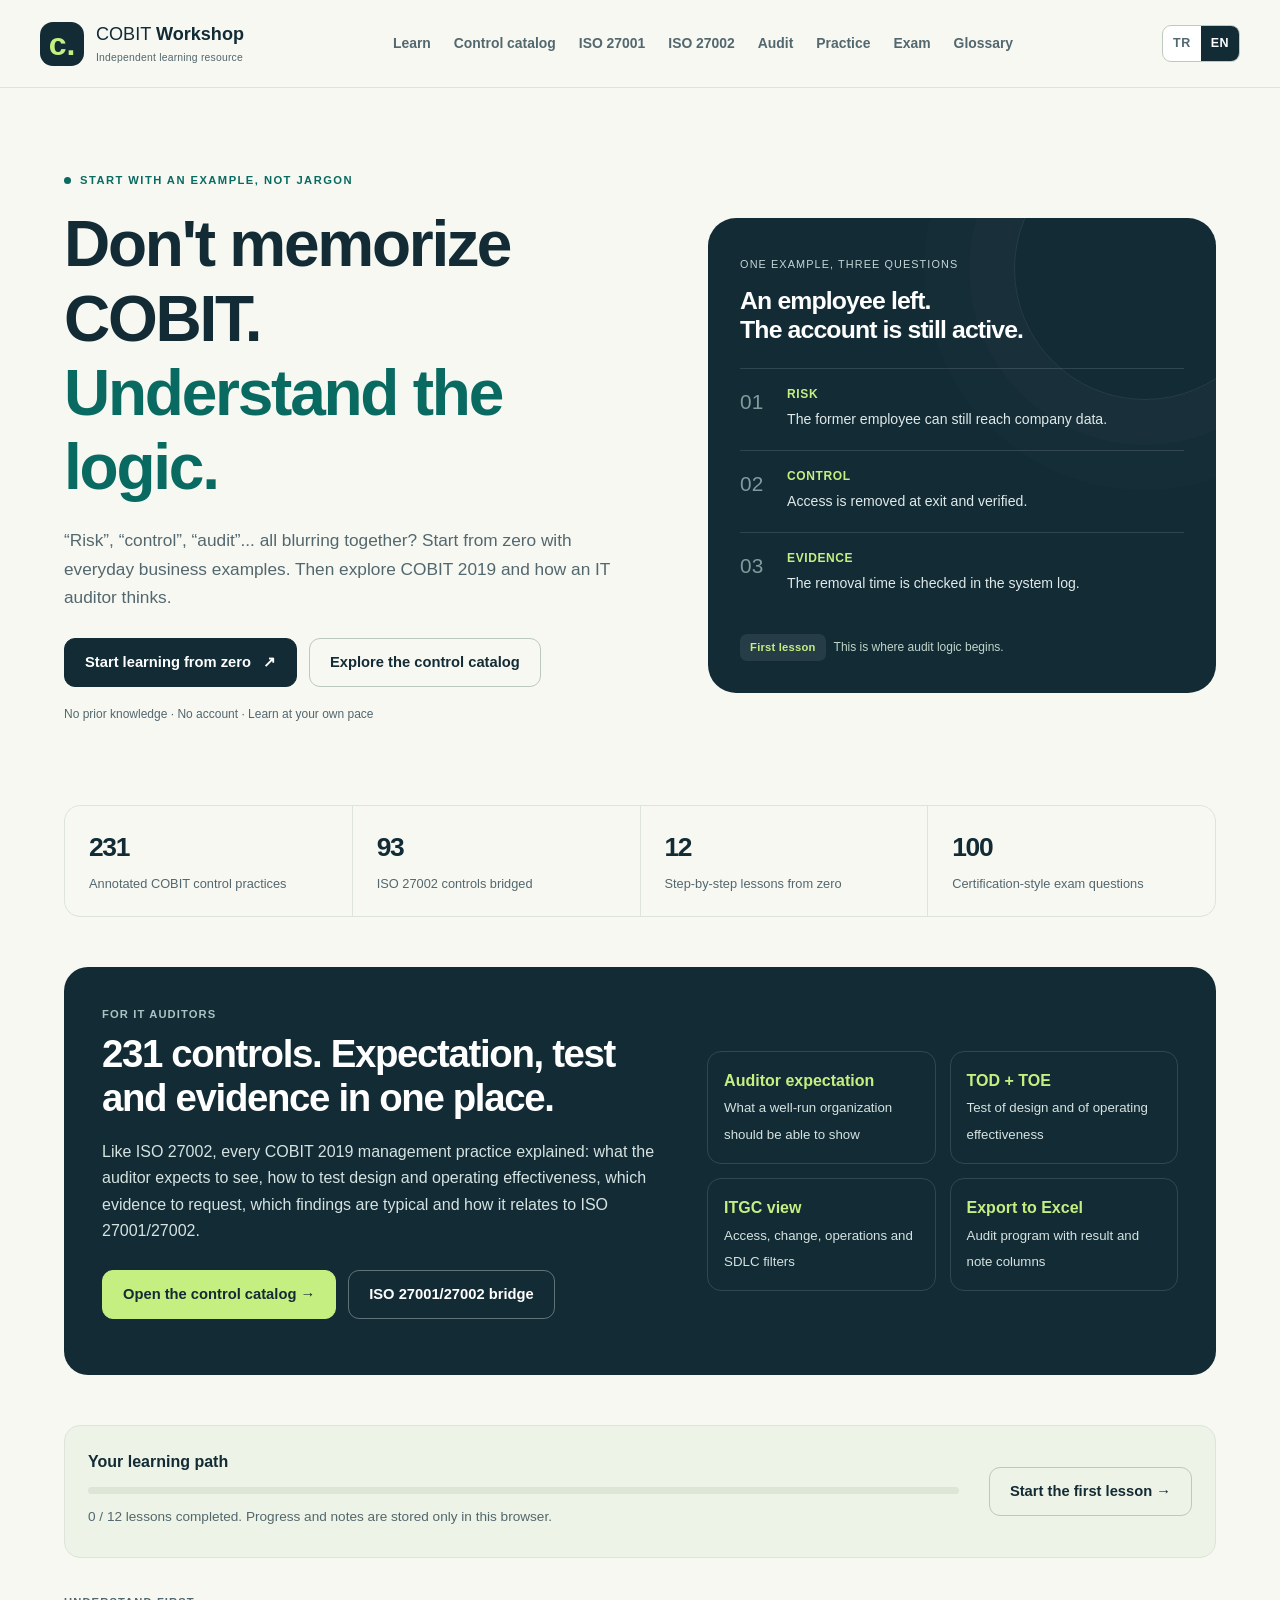
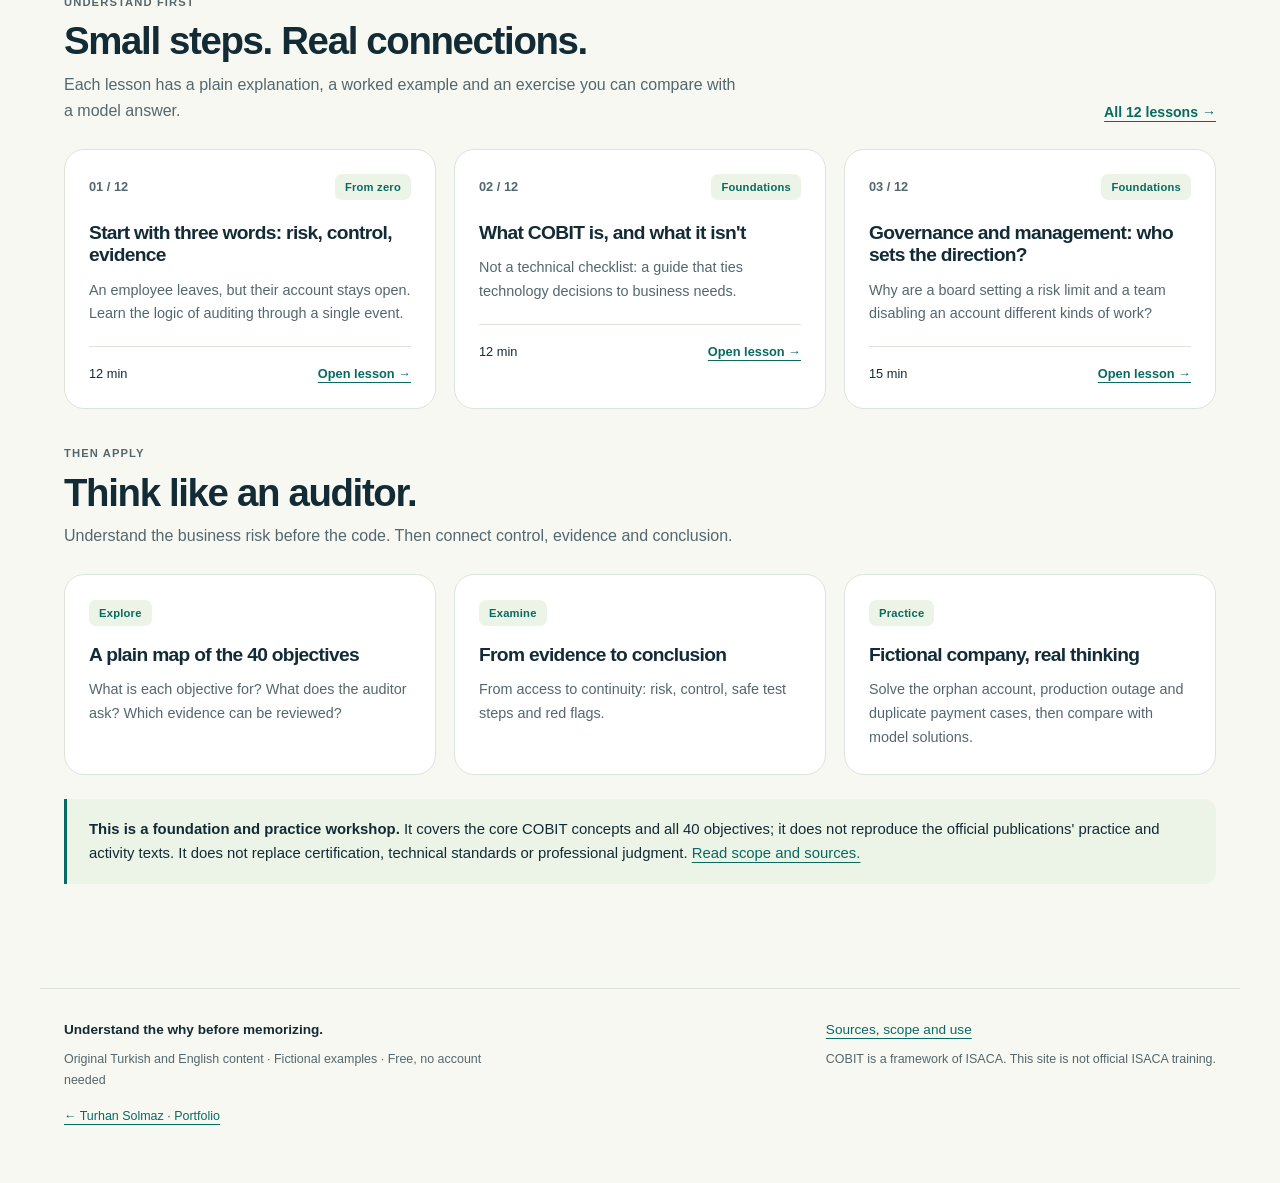
<file: cobit/index.html>
<!doctype html>
<html lang="tr">
<head>
  <meta charset="utf-8">
  <meta name="viewport" content="width=device-width, initial-scale=1">
  <meta http-equiv="Content-Security-Policy" content="default-src 'self'; script-src 'self'; style-src 'self' 'unsafe-inline'; img-src 'self' data:; font-src 'self'; connect-src 'self'; object-src 'none'; base-uri 'self'; form-action 'none'; upgrade-insecure-requests">
  <meta name="referrer" content="strict-origin-when-cross-origin">
  <meta name="description" content="COBIT 2019 kontrol kataloğu ve IT denetimi: 231 yönetim uygulaması için denetçi beklentisi, tasarım/işleyiş testi, kanıt, tipik bulgu ve ISO 27001/27002 eşleştirmesi. / COBIT 2019 control catalog and IT audit guide in Turkish and English.">
  <meta name="theme-color" content="#122b35">
  <title>COBIT Atölyesi / COBIT Workshop — COBIT 2019 kontrol kataloğu</title>
  <meta name="author" content="Turhan Solmaz">
  <meta name="robots" content="index, follow, max-image-preview:large">
  <link rel="canonical" href="https://turhansolmaz.github.io/cobit/">
  <link rel="alternate" hreflang="tr" href="https://turhansolmaz.github.io/cobit/?lang=tr">
  <link rel="alternate" hreflang="en" href="https://turhansolmaz.github.io/cobit/?lang=en">
  <link rel="alternate" hreflang="x-default" href="https://turhansolmaz.github.io/cobit/">
  <meta property="og:type" content="website">
  <meta property="og:site_name" content="Turhan Solmaz">
  <meta property="og:url" content="https://turhansolmaz.github.io/cobit/">
  <meta property="og:title" content="COBIT Workshop — COBIT 2019 control catalog and IT audit guide">
  <meta property="og:description" content="231 COBIT 2019 practices with auditor expectation, test of design and operating effectiveness, evidence, typical findings and ISO 27001/27002 mapping. Turkish and English.">
  <meta property="og:image" content="https://turhansolmaz.github.io/og-image.png">
  <meta name="twitter:card" content="summary_large_image">
  <script type="application/ld+json">
  {
    "@context": "https://schema.org",
    "@type": "WebSite",
    "name": "COBIT Workshop — COBIT 2019 control catalog and IT audit guide",
    "alternateName": "COBIT Atölyesi",
    "url": "https://turhansolmaz.github.io/cobit/",
    "inLanguage": ["tr", "en"],
    "description": "Independent bilingual learning resource: 231 COBIT 2019 management practices explained for IT auditors, ISO/IEC 27001 and 27002 mapping, ITGC view and a 100-question exam simulator.",
    "author": { "@type": "Person", "name": "Turhan Solmaz", "url": "https://turhansolmaz.github.io/" }
  }
  </script>
  <link rel="icon" href="favicon.svg" type="image/svg+xml">
  <link rel="stylesheet" href="style.css">
  <script src="content.js" defer></script>
  <script src="content.en.js" defer></script>
  <script src="audit-data.js" defer></script>
  <script src="audit-data.en.js" defer></script>
  <script src="iso-reference.js" defer></script>
  <script src="controls-edm-mea.js" defer></script>
  <script src="controls-apo-a.js" defer></script>
  <script src="controls-apo-b.js" defer></script>
  <script src="controls-bai-a.js" defer></script>
  <script src="controls-bai-b.js" defer></script>
  <script src="controls-dss.js" defer></script>
  <script src="controls-edm-mea.en.js" defer></script>
  <script src="controls-apo-a.en.js" defer></script>
  <script src="controls-apo-b.en.js" defer></script>
  <script src="controls-bai-a.en.js" defer></script>
  <script src="controls-bai-b.en.js" defer></script>
  <script src="controls-dss.en.js" defer></script>
  <script src="exam-1.js" defer></script>
  <script src="exam-2.js" defer></script>
  <script src="exam-3.js" defer></script>
  <script src="exam-4.js" defer></script>
  <script src="exam-5.js" defer></script>
  <script src="app.js" defer></script>
</head>
<body>
  <a class="skip" href="#main">İçeriğe geç</a>
  <header class="site-header">
    <a class="brand" href="#baslangic" aria-label="COBIT Atölyesi ana sayfa"><span class="brand-mark" aria-hidden="true">c.</span><span><span data-brand-name>COBIT <strong>Atölyesi</strong></span><small>Türkçe · Bağımsız öğrenme kaynağı</small></span></a>
    <nav id="navigation" aria-label="Ana menü">
      <a href="#dersler">Öğren</a><a href="#kontroller">Kontrol kataloğu</a><a href="#iso27001">ISO 27001</a><a href="#iso27002">ISO 27002</a><a href="#denetim">Denetle</a><a href="#vakalar">Uygula</a><a href="#test">Sınav</a><a href="#sozluk">Sözlük</a>
    </nav>
    <div class="header-tools">
      <div class="lang-switch" role="group" aria-label="Dil seçimi / Language">
        <button type="button" data-lang="tr" lang="tr" aria-pressed="true" title="Türkçe">TR</button>
        <button type="button" data-lang="en" lang="en" aria-pressed="false" title="English">EN</button>
      </div>
      <button class="menu-button" id="menu-button" type="button" aria-controls="navigation" aria-expanded="false">Menü</button>
    </div>
  </header>
  <div id="storage-message" class="storage-message" role="status" hidden></div>
  <main id="main" tabindex="-1"></main>
  <footer class="site-footer" id="site-footer">
    <div><strong>Ezberden önce nedenini anla.</strong><p>Özgün Türkçe ve İngilizce anlatım · Kurgusal örnekler · Ücretsiz, hesapsız erişim</p></div>
    <div><a href="#kaynaklar">Kaynaklar, kapsam ve kullanım</a><p>COBIT, ISACA'nın çerçevesidir. Bu site resmî ISACA eğitimi değildir.</p></div>
  </footer>
  <noscript><div class="noscript"><h1>Bu öğrenme sitesi JavaScript kullanır. / This learning site requires JavaScript.</h1><p>Dersleri ve alıştırmaları görmek için JavaScript'i etkinleştir. / Enable JavaScript to see the lessons, catalog and exercises. No account or server connection is needed.</p></div></noscript>
</body>
</html>
</file>
<file: cobit/style.css>
@charset "UTF-8";
:root{--ink:#122b35;--muted:#53676e;--paper:#f7f8f2;--white:#fff;--line:#dce4dc;--green:#c6ef81;--teal:#086a60;--soft:#ecf3e7;--purple:#6b4987;--amber:#996014;--radius:20px}
*{box-sizing:border-box}html{scroll-behavior:smooth;scroll-padding-top:100px}body{margin:0;color:var(--ink);background:var(--paper);font:16px/1.65 "Segoe UI",Arial,sans-serif}a{color:var(--teal);text-underline-offset:4px}button,input,textarea,select{font:inherit}button,a,input,textarea,select,summary{-webkit-tap-highlight-color:transparent}button{cursor:pointer}button:disabled{cursor:default;opacity:.65}:focus-visible{outline:3px solid var(--purple);outline-offset:4px}h1,h2,h3{line-height:1.16;letter-spacing:-.035em}h1{font-size:clamp(2.4rem,5vw,4.6rem);font-weight:750;margin:18px 0 22px}h2{font-size:clamp(1.7rem,3vw,2.4rem);margin:0 0 18px}h3{font-size:1.2rem;margin:0 0 12px}p{margin:0 0 16px}small,.small{font-size:.84rem}ul,ol{padding-left:23px}li{margin:8px 0}button{border:0}.skip{position:fixed;top:-100px;left:15px;z-index:20;background:var(--ink);color:white;padding:12px}.skip:focus{top:12px}.site-header{position:sticky;top:0;z-index:10;min-height:88px;padding:17px max(24px,calc((100vw - 1200px)/2));display:flex;align-items:center;justify-content:space-between;gap:25px;border-bottom:1px solid var(--line);background:#f7f8f2f5;backdrop-filter:blur(16px)}.brand{display:flex;gap:12px;align-items:center;color:var(--ink);text-decoration:none;font-size:1.13rem;line-height:1.25;white-space:nowrap}.brand strong{font-weight:750}.brand small{display:block;color:var(--muted);font-size:.65rem;letter-spacing:.02em;margin-top:5px}.brand-mark{background:var(--ink);color:var(--green);height:44px;width:44px;display:grid;place-items:center;border-radius:13px;font-size:2rem;font-weight:800;line-height:1}nav{display:flex;gap:23px;align-items:center}nav a{font-size:.87rem;font-weight:650;text-decoration:none;color:var(--muted);white-space:nowrap}nav a:hover,nav a[aria-current]{color:var(--teal)}.menu-button{display:none;background:var(--ink);color:white;border-radius:9px;padding:8px 12px}main{max-width:1200px;margin:auto;min-height:65vh;padding:48px 24px 80px}main:focus{outline:none}.eyebrow{display:flex;align-items:center;gap:9px;color:var(--teal);font-size:.73rem;font-weight:750;text-transform:uppercase;letter-spacing:.13em}.dot{width:7px;height:7px;background:var(--teal);border-radius:50%}.hero{display:grid;grid-template-columns:1.15fr 1fr;gap:60px;align-items:center;padding:35px 0 65px}.hero h1 span{color:var(--teal)}.hero p{color:var(--muted);max-width:580px;font-size:1.08rem}.hero .eyebrow{font-size:.7rem}.actions{display:flex;flex-wrap:wrap;gap:12px;margin:26px 0 18px}.button{display:inline-flex;align-items:center;justify-content:center;gap:12px;background:var(--ink);color:white;border:1px solid var(--ink);padding:13px 20px;border-radius:11px;text-decoration:none;font-weight:650;font-size:.92rem;line-height:1.4}.button:hover{background:#234651;color:white}.button.secondary{color:var(--ink);background:transparent;border-color:#bbc9be}.button.secondary:hover{background:var(--soft)}.button.success{background:var(--soft);color:var(--teal);border-color:#b8d5ba}.tiny{font-size:.75rem!important;color:var(--muted)}.hero-visual{position:relative;background:var(--ink);border-radius:28px;padding:32px;color:#fff;overflow:hidden}.hero-visual::before{content:"";position:absolute;right:-60px;top:-80px;width:260px;height:260px;border:1px solid #ffffff15;border-radius:50%;box-shadow:0 0 0 45px #ffffff04,0 0 0 90px #ffffff03;pointer-events:none}.visual-label{font-size:.68rem;color:#c5d5d5;letter-spacing:.1em;text-transform:uppercase}.hero-visual h2{font-size:1.55rem;position:relative;margin:10px 0 24px;max-width:300px}.flow-item{position:relative;display:grid;grid-template-columns:35px 1fr;gap:12px;margin:0;padding:16px 0;border-top:1px solid #ffffff20}.flow-item strong{display:block;color:var(--green);font-size:.75rem;letter-spacing:.05em}.flow-item p{font-size:.88rem;margin:3px 0;color:#e0e9e9}.flow-number{color:#819a9e;font-size:1.3rem}.flow-bottom{margin-top:20px;font-size:.75rem;color:#c1d5ca;display:flex;align-items:center;gap:8px}.pill{display:inline-block;font-size:.7rem;font-weight:650;padding:4px 10px;border-radius:7px;background:var(--soft);color:var(--teal);letter-spacing:.02em}.pill.dark{background:#ffffff15;color:var(--green)}.section-head{display:flex;align-items:end;justify-content:space-between;gap:20px;margin:35px 0 24px}.section-head p{margin:8px 0 0;color:var(--muted);max-width:680px}.section-head h2{margin-bottom:5px}.text-link{font-size:.88rem;font-weight:650;white-space:nowrap}.stats{display:grid;grid-template-columns:repeat(4,1fr);gap:1px;background:var(--line);border:1px solid var(--line);border-radius:16px;overflow:hidden;margin-bottom:50px}.stat{padding:20px 24px;background:var(--paper)}.stat strong{font-size:1.65rem;display:block;letter-spacing:-.05em}.stat span{font-size:.8rem;color:var(--muted)}.grid{display:grid;grid-template-columns:repeat(3,minmax(0,1fr));gap:18px}.card{background:white;border:1px solid var(--line);border-radius:var(--radius);padding:24px;min-width:0}.card p{color:var(--muted);font-size:.9rem}.card p:last-child{margin-bottom:0}.card h3 a{color:var(--ink);text-decoration:none}.card h3 a:hover{color:var(--teal);text-decoration:underline}.card-meta{display:flex;align-items:center;justify-content:space-between;margin-bottom:22px;gap:10px}.number{font-size:.8rem;font-weight:700;color:var(--muted)}.card-foot{display:flex;justify-content:space-between;align-items:center;gap:12px;border-top:1px solid var(--line);padding-top:16px;margin-top:20px;font-size:.8rem}.card-foot a{font-weight:700}.complete-label{color:var(--teal);font-weight:650}.intro{max-width:820px;margin-bottom:30px}.intro h1{font-size:clamp(2rem,4vw,3.2rem)}.intro p{font-size:1.05rem;color:var(--muted)}.notice{border-left:3px solid var(--teal);background:var(--soft);padding:18px 22px;border-radius:0 12px 12px 0;font-size:.93rem;margin:24px 0}.notice p:last-child{margin-bottom:0}.notice.warning{background:#fff3dc;border-color:#c5872f}.notice.purple{background:#f1ebf7;border-color:var(--purple)}.split{display:grid;grid-template-columns:minmax(0,1fr) 280px;gap:42px;align-items:start}.article{max-width:790px;min-width:0}.article h2{font-size:1.65rem;margin:38px 0 16px}.article h3{margin-top:26px}.article p{font-size:1rem}.article li{color:#304b54}.back{font-size:.85rem;font-weight:650;display:inline-block;margin-bottom:20px}.reading-meta{display:flex;gap:10px;flex-wrap:wrap;margin-bottom:24px}.sidebar{position:sticky;top:116px;border:1px solid var(--line);padding:22px;border-radius:16px;background:white;font-size:.88rem}.sidebar h2{font-size:1rem}.sidebar ol{padding-left:18px}.sidebar a{display:block;padding:4px 0}.sidebar .active{font-weight:700;color:var(--ink)}.example{padding:24px;background:white;border:1px solid var(--line);border-radius:16px;margin:24px 0}.example-label{font-size:.72rem;letter-spacing:.07em;color:var(--teal);font-weight:750;text-transform:uppercase}.example h3{margin:10px 0 14px}.exercise{border:1px solid #b9cbb4;border-radius:16px;padding:24px;background:#f0f5e9;margin-top:28px}.exercise h2{margin:0 0 12px;font-size:1.3rem}.exercise label{display:block;margin:12px 0;font-weight:600}.exercise textarea{width:100%;min-height:125px;resize:vertical;padding:12px;border:1px solid #b7c8b2;border-radius:9px;background:white;color:var(--ink)}.privacy-hint{font-size:.78rem;color:var(--muted);margin:8px 0 15px}.save-status{font-size:.8rem;color:var(--teal);min-height:1.4em}details{border:1px solid var(--line);border-radius:12px;padding:15px 18px;background:white;margin:14px 0}summary{cursor:pointer;font-weight:650;line-height:1.45}details[open] summary{margin-bottom:13px}details p:last-child{margin-bottom:0}.lesson-nav{display:flex;justify-content:space-between;flex-wrap:wrap;gap:12px;border-top:1px solid var(--line);padding-top:24px;margin-top:32px}.toolbar{display:flex;align-items:end;gap:16px;flex-wrap:wrap;margin:25px 0}.field{flex:1;min-width:200px}.field label{display:block;font-size:.82rem;font-weight:700;margin-bottom:7px}.field input,.field select{width:100%;border:1px solid #b9c7bc;border-radius:10px;padding:11px 13px;background:white;color:var(--ink)}.filter-group{display:flex;gap:7px;flex-wrap:wrap;margin:18px 0}.filter{padding:8px 13px;border:1px solid var(--line);border-radius:8px;background:white;color:var(--muted);font-weight:650;font-size:.83rem}.filter[aria-pressed=true]{background:var(--ink);color:white;border-color:var(--ink)}.result-count{font-size:.84rem;color:var(--muted);margin:15px 0}.objective-code{font-family:Consolas,monospace;font-size:.85rem;font-weight:750;color:var(--teal);margin-bottom:8px}.objective h3{font-size:1.13rem}.objective .question{font-weight:650;font-size:.9rem;color:var(--ink)}.objective details{font-size:.88rem;background:var(--paper);padding:11px 13px}.empty{padding:35px;background:white;border:1px dashed #b6c7b6;border-radius:14px;grid-column:1/-1}.progress-track{height:7px;border-radius:8px;background:#dce5d6;overflow:hidden;margin:12px 0}.progress-fill{background:var(--teal);height:100%;width:0}.progress-panel{display:flex;gap:30px;justify-content:space-between;align-items:center;border:1px solid var(--line);padding:23px;border-radius:16px;margin-bottom:28px;background:#edf3e6}.progress-panel .progress-info{flex:1}.progress-panel strong{font-size:1rem}.progress-panel p{font-size:.85rem;color:var(--muted);margin:5px 0}.quiz-card{padding:24px;border:1px solid var(--line);border-radius:16px;background:white;margin:18px 0}.quiz-card fieldset{margin:0;padding:0;border:0;min-width:0}.quiz-card legend{font-weight:700;font-size:1.08rem;line-height:1.5;margin-bottom:15px}.option{display:flex;align-items:start;gap:10px;padding:10px 12px;background:var(--paper);border:1px solid var(--line);border-radius:9px;margin:8px 0;cursor:pointer}.option input{margin-top:6px;accent-color:var(--teal)}.quiz-feedback{padding:14px;border-radius:9px;margin-top:14px;background:var(--soft);font-size:.91rem}.quiz-feedback.wrong{background:#fff0df}.quiz-feedback strong{display:block;margin-bottom:5px}.quiz-result{padding:25px;background:var(--ink);color:white;border-radius:16px;margin:24px 0}.quiz-result p{color:#d7e5df}.quiz-result a{color:var(--green)}.glossary dt{font-weight:750;font-size:1.03rem;margin-bottom:7px}.glossary dd{margin:0;color:var(--muted)}.table-wrap{overflow-x:auto;border:1px solid var(--line);border-radius:12px;margin:20px 0}table{border-collapse:collapse;width:100%;font-size:.9rem}th,td{text-align:left;padding:12px 16px;vertical-align:top;border-bottom:1px solid var(--line)}th{background:var(--soft)}tr:last-child td{border-bottom:0}.rubric{font-size:.87rem}.site-footer{max-width:1200px;margin:auto;border-top:1px solid var(--line);padding:30px 24px 40px;display:flex;justify-content:space-between;gap:40px;font-size:.85rem}.site-footer p{color:var(--muted);font-size:.78rem;margin-top:8px;max-width:450px}.storage-message{padding:12px 24px;background:#fff0d6;color:#60420e;font-size:.85rem}.noscript{padding:30px;max-width:800px;margin:auto}.source-list li{margin:14px 0;overflow-wrap:anywhere}.code{font-family:Consolas,monospace;background:var(--soft);padding:2px 6px;border-radius:4px}.two-grid{grid-template-columns:repeat(2,minmax(0,1fr))}.print-button{font-size:.8rem;padding:9px 13px}.section-label{font-size:.7rem;letter-spacing:.1em;color:var(--muted);font-weight:750;text-transform:uppercase;margin-bottom:8px}[hidden]{display:none!important}
@media(min-width:1000px){.hero h1{max-width:630px}}@media(max-width:1000px){nav{gap:15px}.site-header{padding:16px 24px}.hero{gap:28px}.grid{grid-template-columns:repeat(2,minmax(0,1fr))}.split{grid-template-columns:minmax(0,1fr) 230px;gap:26px}}@media(max-width:760px){.site-header{flex-wrap:wrap;padding:14px 20px;gap:14px;min-height:76px}.menu-button{display:block}nav{display:none;width:100%;flex-wrap:wrap;padding:14px 0 5px;border-top:1px solid var(--line);gap:16px 25px}nav.open{display:flex}.brand{font-size:1rem}main{padding:28px 20px 50px}.hero{grid-template-columns:1fr;padding:12px 0 30px;gap:28px}.hero h1{font-size:2.9rem}.hero-visual{padding:25px}.hero-visual h2{max-width:none}.stats{grid-template-columns:repeat(2,1fr);margin-bottom:35px}.stat{padding:16px 20px}.split{grid-template-columns:1fr}.sidebar{position:static;order:-1}.sidebar ol{display:none}.sidebar h2{margin-bottom:10px}.section-head{align-items:start;flex-direction:column;gap:12px}.grid,.two-grid{grid-template-columns:1fr}.card{padding:22px}.intro h1{font-size:2.4rem}.site-footer{flex-direction:column;gap:15px;padding:25px 20px}.progress-panel{flex-direction:column;align-items:stretch;gap:15px}.exercise{padding:19px}.toolbar{align-items:stretch;gap:12px}.field{min-width:100%}.reading-meta{gap:6px}.button{padding:12px 16px}h2{font-size:1.7rem}.article h2{font-size:1.45rem}.lesson-nav .button{flex:1}.hero .actions .button{flex:1}.table-wrap{max-width:100%}}
@media(max-width:1080px){.site-header{flex-wrap:wrap;padding:14px 20px;gap:14px;min-height:76px}.menu-button{display:block}nav{display:none;width:100%;flex-wrap:wrap;padding:14px 0 5px;border-top:1px solid var(--line);gap:16px 25px;order:3}nav.open{display:flex}}
.header-tools{display:flex;align-items:center;gap:10px}.lang-switch{display:inline-flex;border:1px solid #bccabf;border-radius:9px;overflow:hidden;background:white}.lang-switch button{background:transparent;color:var(--muted);font-size:.78rem;font-weight:750;padding:7px 10px;letter-spacing:.04em}.lang-switch button[aria-pressed=true]{background:var(--ink);color:white}.lang-switch button:not([aria-pressed=true]):hover{background:var(--soft);color:var(--ink)}
@media print{.header-tools{display:none}}
.iso-tabs{display:grid;grid-template-columns:1fr 1fr;gap:12px;margin:0 0 18px}.iso-tabs a{display:block;border:1px solid var(--line);border-radius:14px;padding:14px 18px;background:white;color:var(--ink);text-decoration:none}.iso-tabs a span{display:block;color:var(--muted);font-size:.82rem}.iso-tabs a.active{border-color:var(--ink);box-shadow:inset 0 -3px 0 var(--teal)}.iso-tabs a:hover{background:var(--soft)}.iso-facts{margin:18px 0}.theme-card{text-align:left;cursor:pointer;display:flex;flex-direction:column;gap:6px;color:var(--ink)}.theme-card:hover{border-color:var(--teal)}.theme-card span:last-child{color:var(--muted);font-size:.85rem}.iso-text a{color:var(--ink);text-decoration:none}.iso-text a:hover{text-decoration:underline}
.exam-setup{display:grid;grid-template-columns:repeat(3,minmax(0,1fr));gap:16px}.exam-setup fieldset{margin:0}.exam-setup legend{font-weight:750;padding:0 4px}.exam-setup .actions{grid-column:1/-1;margin:0}.form-error{grid-column:1/-1;color:#9c3b13;font-weight:650;margin:0}.check{display:grid;grid-template-columns:auto 1fr;gap:2px 10px;align-items:start;padding:9px 0;border-bottom:1px solid var(--line);cursor:pointer}.check:last-child{border-bottom:0}.check input{margin-top:5px;accent-color:var(--teal)}.check small{grid-column:2;color:var(--muted);font-size:.8rem}
.exam-bar{display:flex;flex-wrap:wrap;gap:12px 20px;align-items:center;justify-content:space-between;background:white;border:1px solid var(--line);border-radius:14px;padding:12px 16px;margin-bottom:10px;position:sticky;top:96px;z-index:5}.exam-clock{font-size:.85rem;color:var(--muted)}.exam-timer{font:700 1.15rem Consolas,monospace;color:var(--ink);margin-left:6px}.exam-timer.low{color:#b23b0e}.exam-card legend{outline:none}.option .letter{font-weight:800;color:var(--teal);min-width:18px}.option.correct{border-color:#6aa86f;background:#eaf6ea}.option.incorrect{border-color:#d08a56;background:#fff1e6}.option:has(input:checked){border-color:var(--teal);background:#e8f3f1}.exam-actions{margin:20px 0 0}.palette{display:flex;flex-wrap:wrap;gap:6px;margin:18px 0 8px}.palette button{width:38px;height:38px;border-radius:8px;border:1px solid var(--line);background:white;color:var(--ink);font-weight:650;font-size:.85rem}.palette button.answered{background:var(--ink);color:white;border-color:var(--ink)}.palette button.flagged{box-shadow:0 0 0 3px #e3a24b}.palette button.current{outline:3px solid var(--teal);outline-offset:2px}.wrong-label{color:#b23b0e}.review-options{margin:8px 0;padding-left:24px}.review-options li.is-correct{color:#2d6b32;font-weight:700}.review-options li.is-chosen{color:#b23b0e;text-decoration:line-through}
@media(max-width:1080px){.exam-bar{top:84px}}@media(max-width:760px){.iso-tabs,.exam-setup{grid-template-columns:1fr}.exam-bar{position:static}}
@media print{.exam-bar,.palette{display:none}}
@media(max-width:520px){.site-header{flex-wrap:wrap;gap:10px}.brand small{display:none}.brand-mark{width:38px;height:38px;font-size:1.7rem}.brand{font-size:.95rem;gap:9px}.header-tools{gap:6px}.lang-switch button{padding:6px 8px}.menu-button{padding:7px 10px}}
@media(prefers-reduced-motion:reduce){html{scroll-behavior:auto}*{transition:none!important}}
.label{font-size:.68rem;font-weight:750;letter-spacing:.09em;text-transform:uppercase;color:var(--teal);margin-bottom:7px}.tag{display:inline-block;font-size:.72rem;font-weight:650;padding:3px 9px;border-radius:6px;margin:3px 5px 3px 0;text-decoration:none;white-space:nowrap}.tag.iso{background:#e6eefb;color:#234b8f}.tag.clause{background:#f1ebf7;color:var(--purple)}.tag.itgc{background:#fff0d9;color:#7a4a08}a.tag:hover{text-decoration:underline}.filter-label{font-size:.8rem;font-weight:700;color:var(--muted);align-self:center;margin-right:4px}.howto{background:var(--soft);border-color:#c7dac4;margin:0 0 20px}.howto-grid{display:grid;grid-template-columns:repeat(4,1fr);gap:16px;margin-bottom:12px}.howto-grid p{font-size:.85rem;color:var(--muted);margin:5px 0 0}.domain-block{margin:34px 0}.domain-head{border-bottom:2px solid var(--ink);padding-bottom:10px;margin-bottom:18px}.domain-head h2{font-size:1.45rem;margin:4px 0}.domain-head p{color:var(--muted);font-size:.88rem;margin:0}.practice{padding:0;overflow:hidden;margin:10px 0}.practice summary{display:flex;gap:16px;align-items:flex-start;padding:16px 20px;list-style:none}.practice summary::-webkit-details-marker{display:none}.practice summary::after{content:"+";margin-left:auto;font-size:1.3rem;line-height:1;color:var(--teal)}.practice[open] summary::after{content:"−"}.practice summary .objective-code{min-width:76px;margin:3px 0 0}.practice-title strong{display:block;font-size:1rem}.practice-title small{color:var(--muted)}.practice[open] summary{border-bottom:1px solid var(--line);margin:0;background:var(--paper)}.practice-body{padding:20px}.expect{background:var(--soft);border-left:3px solid var(--teal);padding:14px 16px;border-radius:0 10px 10px 0;margin-bottom:18px}.expect p{margin:0}.test-grid{display:grid;grid-template-columns:1fr 1fr;gap:18px 26px}.test-grid p,.test-grid li{font-size:.9rem}.test-grid ul{margin:0;padding-left:18px}.mapping{border-top:1px solid var(--line);margin-top:16px;padding-top:12px;display:flex;flex-wrap:wrap;align-items:center;gap:4px}.mapping .label{margin:0 10px 0 0}.practice.highlight{border-color:var(--teal);box-shadow:0 0 0 3px #086a6022}.iso-list{border:1px solid var(--line);border-radius:14px;background:white;overflow:hidden}.iso-row{display:grid;grid-template-columns:130px minmax(0,1fr) minmax(0,1.2fr);gap:18px;padding:13px 18px;border-bottom:1px solid var(--line);align-items:center}.iso-row:last-child{border-bottom:0}.iso-text small{display:block;color:var(--muted);font-size:.78rem}.iso-links .pill{margin:2px 3px 2px 0;text-decoration:none}.catalog-feature{display:grid;grid-template-columns:1.2fr 1fr;gap:40px;background:var(--ink);color:white;border-radius:24px;padding:38px;margin-bottom:50px}.catalog-feature .section-label{color:#a9c4c4}.catalog-feature p{color:#d5e3e1}.catalog-feature .button{background:var(--green);color:var(--ink);border-color:var(--green)}.catalog-feature .button.secondary{background:transparent;color:white;border-color:#ffffff55}.feature-points{display:grid;grid-template-columns:1fr 1fr;gap:14px;align-content:center}.feature-points div{border:1px solid #ffffff22;border-radius:14px;padding:16px}.feature-points strong{display:block;color:var(--green)}.feature-points span{font-size:.83rem;color:#d5e3e1}.practice-hit h3{font-size:1.05rem}
@media(max-width:1000px){.howto-grid{grid-template-columns:1fr 1fr}.catalog-feature{grid-template-columns:1fr}}@media(max-width:760px){.test-grid,.howto-grid,.feature-points{grid-template-columns:1fr}.iso-row{grid-template-columns:1fr;gap:6px}.practice summary{flex-wrap:wrap;gap:6px 12px;padding:14px 16px}.practice-body{padding:16px}.catalog-feature{padding:24px}.practice summary .objective-code{min-width:0}}
@media print{.practice{break-inside:auto}.practice summary::after{display:none}.practice-body{display:block}.catalog-feature,.howto{display:none}.tag{border:1px solid #999}}
@page{size:A4;margin:16mm}@media print{body{background:white;font:10.5pt/1.5 Arial,sans-serif}.site-header,.site-footer,.sidebar,.toolbar,.filter-group,.menu-button,.actions,.lesson-nav,.print-button,.storage-message,.skip,.save-status,.privacy-hint,.progress-panel{display:none!important}main{max-width:none;padding:0}.split,.grid,.hero{display:block}.article{max-width:none}h1,.intro h1{font-size:26pt}h2,.article h2{font-size:17pt}.card,.notice,.example,.exercise,.quiz-card{break-inside:avoid;box-shadow:none;margin:14px 0}.hero-visual{background:#eef1e8;color:#122b35}.hero-visual p,.hero-visual strong{color:#122b35}details{break-inside:avoid}a{color:inherit}textarea{min-height:70px}.stats{display:none}.quiz-feedback{border:1px solid #aaa}h2,h3{break-after:avoid}}
</file>
